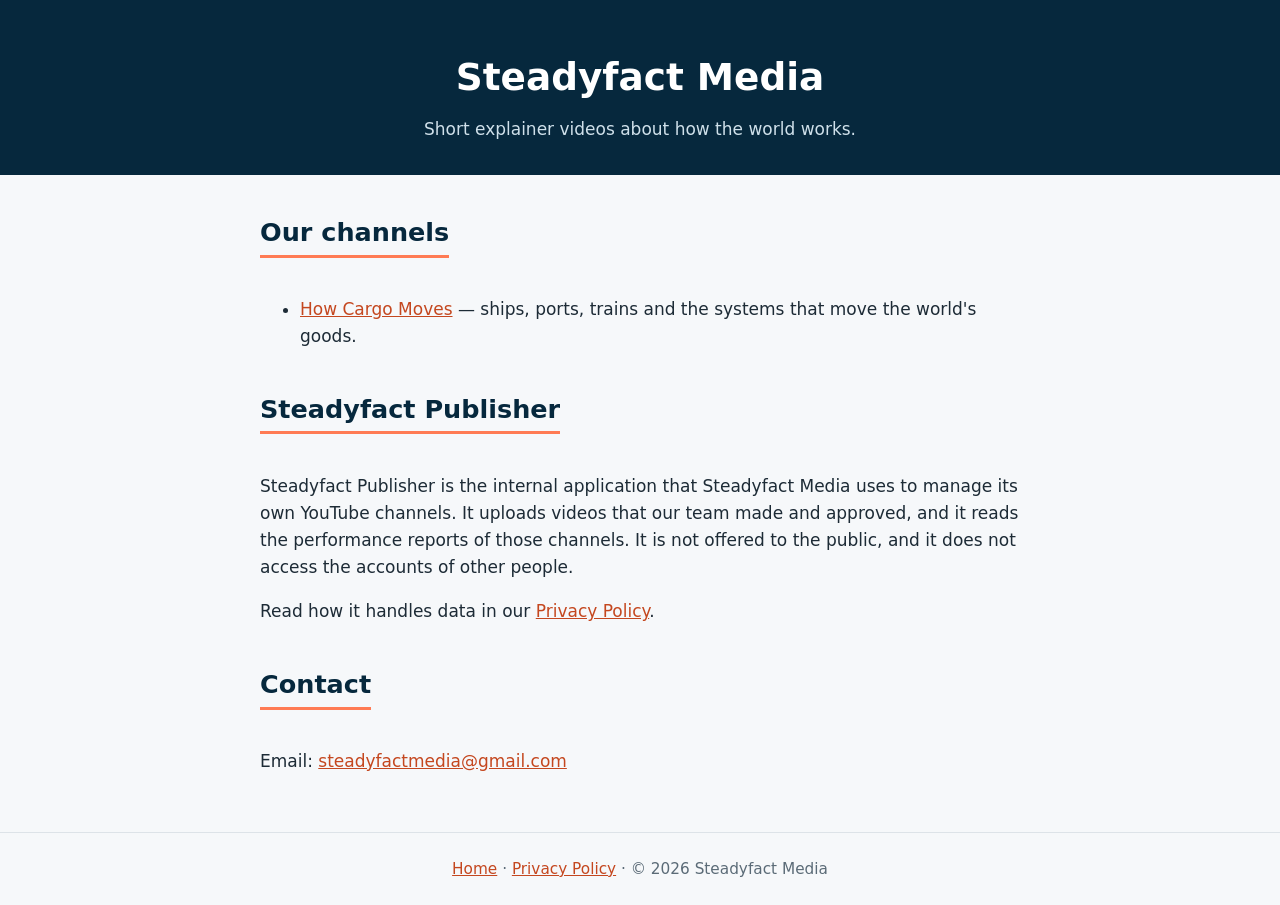
<file: index.html>
<!doctype html>
<html lang="en">
<head>
<meta charset="utf-8">
<meta name="viewport" content="width=device-width, initial-scale=1">
<title>Steadyfact Media</title>
<meta name="description" content="Steadyfact Media makes short explainer videos about how the world works.">
<link rel="stylesheet" href="style.css">
</head>
<body>
<header>
  <h1>Steadyfact Media</h1>
  <p class="tag">Short explainer videos about how the world works.</p>
</header>
<main>
  <section>
    <h2>Our channels</h2>
    <ul>
      <li><a href="https://www.youtube.com/@howcargomoves">How Cargo Moves</a> &mdash; ships, ports, trains and the systems that move the world's goods.</li>
    </ul>
  </section>
  <section>
    <h2>Steadyfact Publisher</h2>
    <p>Steadyfact Publisher is the internal application that Steadyfact Media uses to manage its own YouTube channels. It uploads videos that our team made and approved, and it reads the performance reports of those channels. It is not offered to the public, and it does not access the accounts of other people.</p>
    <p>Read how it handles data in our <a href="privacy.html">Privacy Policy</a>.</p>
  </section>
  <section>
    <h2>Contact</h2>
    <p>Email: <a href="mailto:steadyfactmedia@gmail.com">steadyfactmedia@gmail.com</a></p>
  </section>
</main>
<footer>
  <a href="index.html">Home</a> &middot; <a href="privacy.html">Privacy Policy</a> &middot; &copy; 2026 Steadyfact Media
</footer>
</body>
</html>
</file>
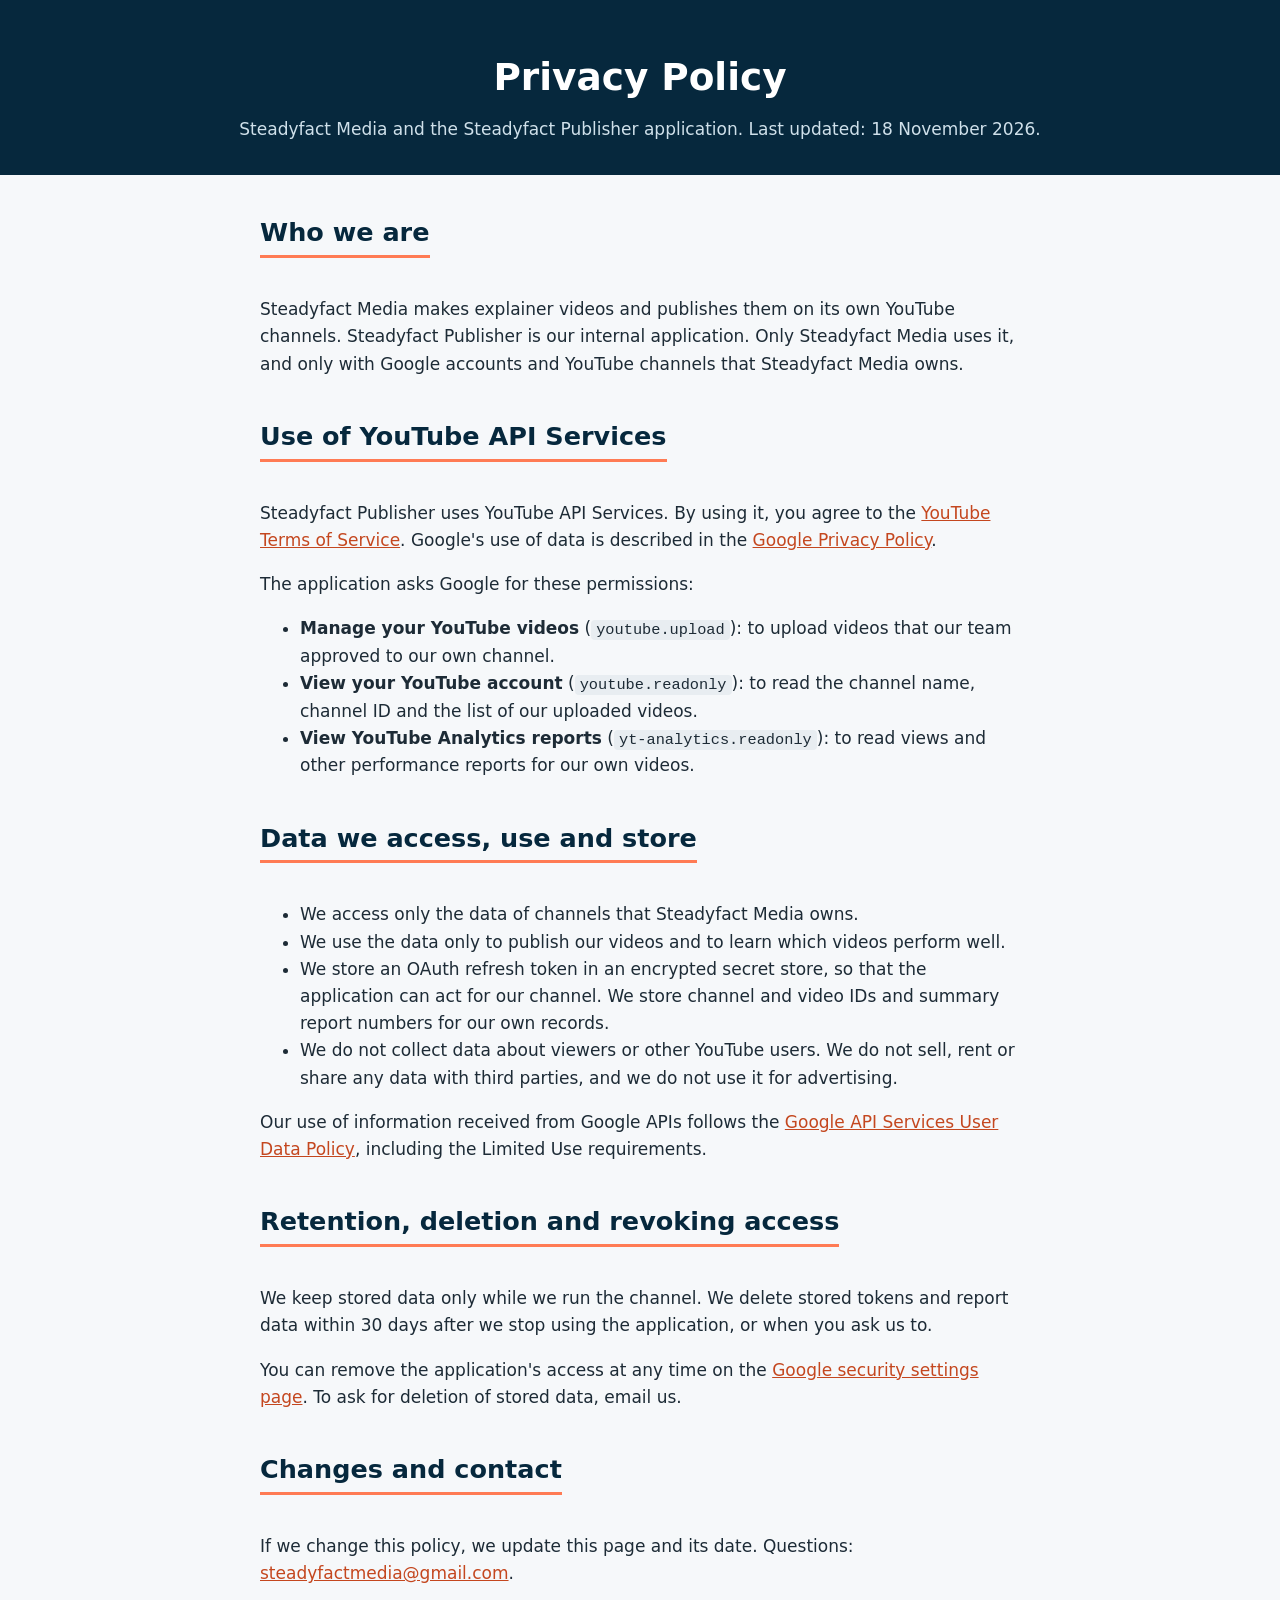
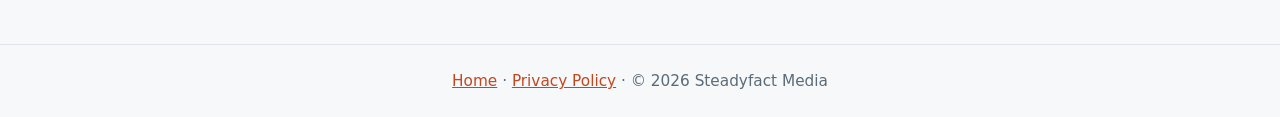
<file: privacy.html>
<!doctype html>
<html lang="en">
<head>
<meta charset="utf-8">
<meta name="viewport" content="width=device-width, initial-scale=1">
<title>Privacy Policy - Steadyfact Media</title>
<link rel="stylesheet" href="style.css">
</head>
<body>
<header>
  <h1>Privacy Policy</h1>
  <p class="tag">Steadyfact Media and the Steadyfact Publisher application. Last updated: 18 November 2026.</p>
</header>
<main>
  <section>
    <h2>Who we are</h2>
    <p>Steadyfact Media makes explainer videos and publishes them on its own YouTube channels. Steadyfact Publisher is our internal application. Only Steadyfact Media uses it, and only with Google accounts and YouTube channels that Steadyfact Media owns.</p>
  </section>
  <section>
    <h2>Use of YouTube API Services</h2>
    <p>Steadyfact Publisher uses YouTube API Services. By using it, you agree to the <a href="https://www.youtube.com/t/terms">YouTube Terms of Service</a>. Google's use of data is described in the <a href="https://policies.google.com/privacy">Google Privacy Policy</a>.</p>
    <p>The application asks Google for these permissions:</p>
    <ul>
      <li><strong>Manage your YouTube videos</strong> (<code>youtube.upload</code>): to upload videos that our team approved to our own channel.</li>
      <li><strong>View your YouTube account</strong> (<code>youtube.readonly</code>): to read the channel name, channel ID and the list of our uploaded videos.</li>
      <li><strong>View YouTube Analytics reports</strong> (<code>yt-analytics.readonly</code>): to read views and other performance reports for our own videos.</li>
    </ul>
  </section>
  <section>
    <h2>Data we access, use and store</h2>
    <ul>
      <li>We access only the data of channels that Steadyfact Media owns.</li>
      <li>We use the data only to publish our videos and to learn which videos perform well.</li>
      <li>We store an OAuth refresh token in an encrypted secret store, so that the application can act for our channel. We store channel and video IDs and summary report numbers for our own records.</li>
      <li>We do not collect data about viewers or other YouTube users. We do not sell, rent or share any data with third parties, and we do not use it for advertising.</li>
    </ul>
    <p>Our use of information received from Google APIs follows the <a href="https://developers.google.com/terms/api-services-user-data-policy">Google API Services User Data Policy</a>, including the Limited Use requirements.</p>
  </section>
  <section>
    <h2>Retention, deletion and revoking access</h2>
    <p>We keep stored data only while we run the channel. We delete stored tokens and report data within 30 days after we stop using the application, or when you ask us to.</p>
    <p>You can remove the application's access at any time on the <a href="https://myaccount.google.com/permissions">Google security settings page</a>. To ask for deletion of stored data, email us.</p>
  </section>
  <section>
    <h2>Changes and contact</h2>
    <p>If we change this policy, we update this page and its date. Questions: <a href="mailto:steadyfactmedia@gmail.com">steadyfactmedia@gmail.com</a>.</p>
  </section>
</main>
<footer>
  <a href="index.html">Home</a> &middot; <a href="privacy.html">Privacy Policy</a> &middot; &copy; 2026 Steadyfact Media
</footer>
</body>
</html>
</file>
<file: style.css>
body { margin: 0; font: 17px/1.6 system-ui, -apple-system, "Segoe UI", sans-serif; color: #1d2b36; background: #f6f8fa; }
header { background: #06283d; color: #fff; padding: 48px 24px 32px; text-align: center; }
header h1 { margin: 0 0 8px; font-size: 2.2em; }
.tag { margin: 0; color: #cfe0ea; }
main { max-width: 760px; margin: 0 auto; padding: 16px 24px 40px; }
h2 { color: #06283d; border-bottom: 3px solid #ff7b54; display: inline-block; padding-bottom: 2px; }
a { color: #c4471f; }
code { background: #e8edf1; padding: 1px 5px; border-radius: 4px; font-size: .9em; }
footer { text-align: center; padding: 24px; color: #5b6b77; font-size: .9em; border-top: 1px solid #dde3e8; }
</file>
